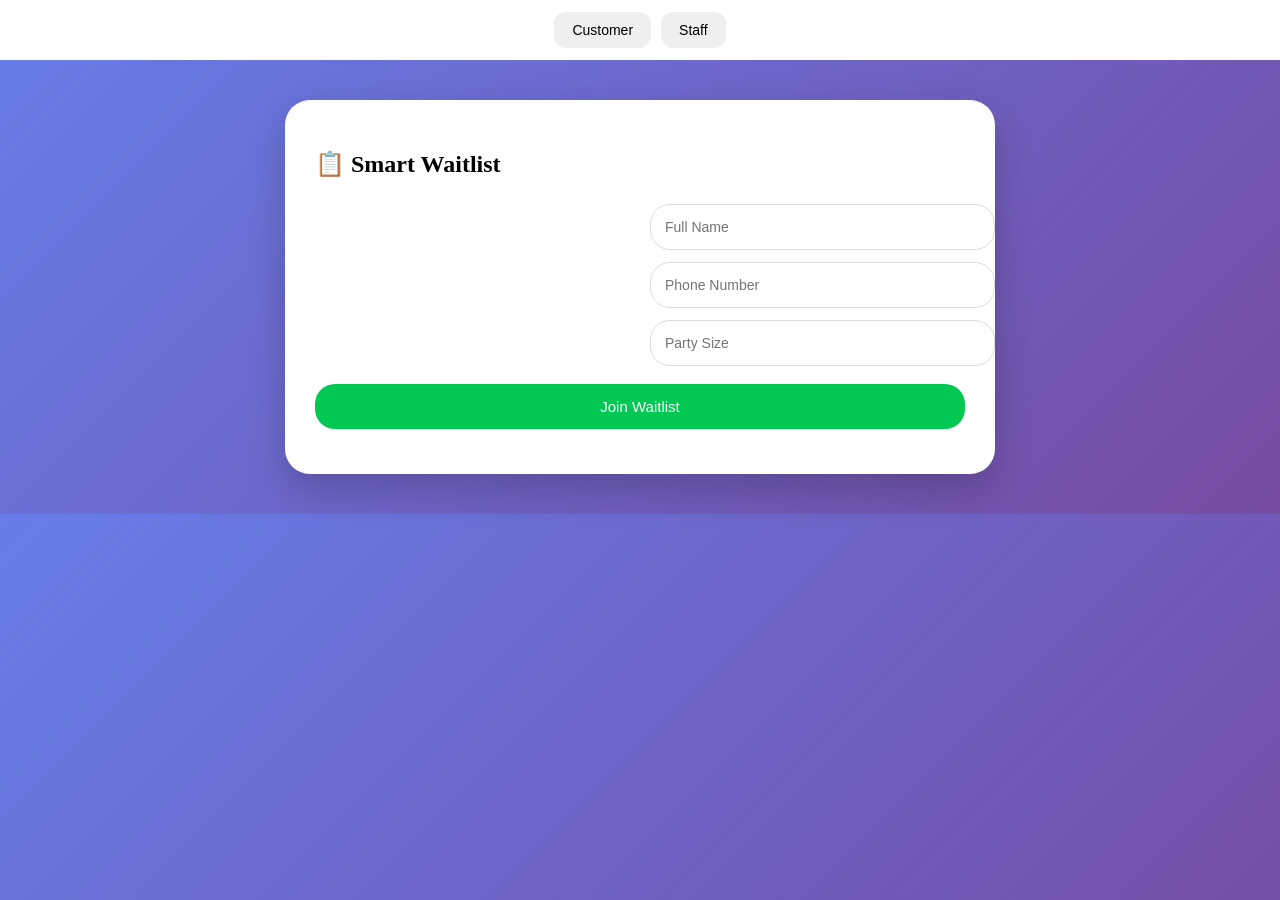
<file: index.html>
<!DOCTYPE html>
<html lang="en">
<head>
<meta charset="UTF-8">
<title>Smart Waitlist</title>

<style>
body {
  font-family: 'Segoe UI';
  background: linear-gradient(135deg, #667eea, #764ba2);
  margin: 0;
}

/* NAV */
.nav {
  background: white;
  padding: 12px;
  display: flex;
  justify-content: center;
  gap: 10px;
}

.nav button {
  padding: 10px 18px;
  border-radius: 12px;
  border: none;
  cursor: pointer;
  font-size: 14px;
}

/* CONTAINER (🔥 أكبر) */
.container {
  max-width: 650px;   /* 🔥 تم التكبير */
  margin: 40px auto;
  background: white;
  padding: 30px;
  border-radius: 25px;
  box-shadow: 0 15px 40px rgba(0,0,0,0.2);
}

/* TOP */
.top {
  display: flex;
  gap: 20px;
  align-items: center;
}

/* CROWD */
.crowd {
  flex: 1;
}

.crowd-bars {
  display: flex;
  gap: 5px;
  margin-bottom: 8px;
}

.bar {
  flex: 1;
  height: 14px;
  border-radius: 10px;
  background: #ddd;
}

.label {
  font-weight: bold;
  font-size: 14px;
}

/* FORM */
.form {
  flex: 1;
}

input {
  width: 100%;
  padding: 14px;
  margin: 6px 0;
  border-radius: 20px;
  border: 1px solid #ddd;
  font-size: 14px;
}

button {
  padding: 14px;
  border-radius: 20px;
  border: none;
  cursor: pointer;
}

.join {
  width: 100%;
  background: #00c853;
  color: white;
  margin-top: 12px;
  font-size: 15px;
}

/* RESULT */
#result {
  text-align: center;
  margin-top: 15px;
  font-weight: bold;
}

/* ADMIN */
.hidden { display: none; }

.card {
  background: #f5f5f5;
  padding: 12px;
  margin: 10px;
  border-radius: 12px;
  text-align: left;
}

.success { background: green; color: white; }
.danger { background: red; color: white; }

.stats {
  display: flex;
  gap: 10px;
  margin-bottom: 10px;
}

.box {
  flex: 1;
  padding: 12px;
  border-radius: 12px;
  color: white;
  text-align: center;
  font-weight: bold;
}

.waiting { background: orange; }
.ready { background: green; }
.cancel { background: red; }

</style>
</head>

<body>

<div class="nav">
  <button onclick="showUser()">Customer</button>
  <button onclick="showAdmin()">Staff</button>
</div>

<!-- CUSTOMER -->
<div id="userView" class="container">

<h2>📋 Smart Waitlist</h2>

<div class="top">

  <!-- CROWD -->
  <div class="crowd">
    <div id="bars" class="crowd-bars"></div>
    <div id="label" class="label"></div>
  </div>

  <!-- FORM -->
  <div class="form">
    <input id="name" placeholder="Full Name">
    <input id="phone" placeholder="Phone Number">
    <input id="size" type="number" placeholder="Party Size">
  </div>

</div>

<button class="join" onclick="join()">Join Waitlist</button>

<div id="result"></div>

</div>

<!-- STAFF -->
<div id="adminView" class="container hidden">

<h2>Staff Dashboard</h2>

<div class="stats">
  <div class="box waiting"><span id="wCount">0</span><br>Waiting</div>
  <div class="box ready"><span id="rCount">0</span><br>Ready</div>
  <div class="box cancel"><span id="cCount">0</span><br>Cancelled</div>
</div>

<div id="list"></div>

</div>

<script>

const API = "https://ljacdjgzsk.execute-api.us-east-1.amazonaws.com/prod";

/* NAV */
function showUser(){
  userView.classList.remove("hidden");
  adminView.classList.add("hidden");
}

function showAdmin(){
  document.getElementById("adminView").classList.remove("hidden");
  document.getElementById("userView").classList.add("hidden");
  getList();
}

/* JOIN */
async function join(){

  const name = document.getElementById("name");
  const phone = document.getElementById("phone");
  const size = document.getElementById("size");

  if(!name.value || !phone.value || !size.value){
    alert("Please fill all fields");
    return;
  }

  const res = await fetch(API+"/waitlist",{
    method:"POST",
    headers:{"Content-Type":"application/json"},
    body:JSON.stringify({
      customerName:name.value,
      phone:phone.value,
      partySize:parseInt(size.value)
    })
  });

  const data = await res.json();

  result.innerHTML = "✔ Your position: " + data.position;

  getList();
}

/* CROWD */
function drawCrowd(count){

  let html="";
  let color="green";
  let text="Low";

  if(count>3 && count<=6){
    color="orange";
    text="Medium";
  } else if(count>6){
    color="red";
    text="Busy";
  }

  for(let i=0;i<10;i++){
    html += `<div class="bar" style="background:${i<count?color:'#ddd'}"></div>`;
  }

  bars.innerHTML = html;
  label.innerText = "Crowd Level: " + text;
}

/* GET */
async function getList(){

  const res = await fetch(API+"/waitlist");
  const data = await res.json();

  drawCrowd(data.totalWaiting || 0);

  let html="";
  let w=0,r=0,c=0;

  data.customers.forEach(x=>{

    if(x.status==="WAITING") w++;
    if(x.status==="READY") r++;
    if(x.status==="CANCELLED") c++;

    if(x.status==="READY") return;

    html+=`
    <div class="card" data-id="${x.waitlistId}">
      👤 ${x.customerName}<br>
      👥 ${x.partySize}<br>
      Status: ${x.status}<br><br>

      <button class="success" onclick="ready('${x.waitlistId}')">Ready</button>
      <button class="danger" onclick="remove('${x.waitlistId}')">Remove</button>
    </div>`;
  });

  list.innerHTML=html;

  wCount.innerText=w;
  rCount.innerText=r;
  cCount.innerText=c;
}

/* READY */
async function ready(id){
  document.querySelectorAll(".card").forEach(card=>{
    if(card.dataset.id===id){
      card.remove();
    }
  });

  await fetch(API+"/waitlist/ready",{
    method:"PUT",
    headers:{"Content-Type":"application/json"},
    body:JSON.stringify({waitlistId:id})
  });
}

/* DELETE */
async function remove(id){
  await fetch(API+"/waitlist",{
    method:"DELETE",
    headers:{"Content-Type":"application/json"},
    body:JSON.stringify({waitlistId:id})
  });
  getList();
}

/* LOAD */
window.onload = getList;

</script>

</body>
</html>
</file>
